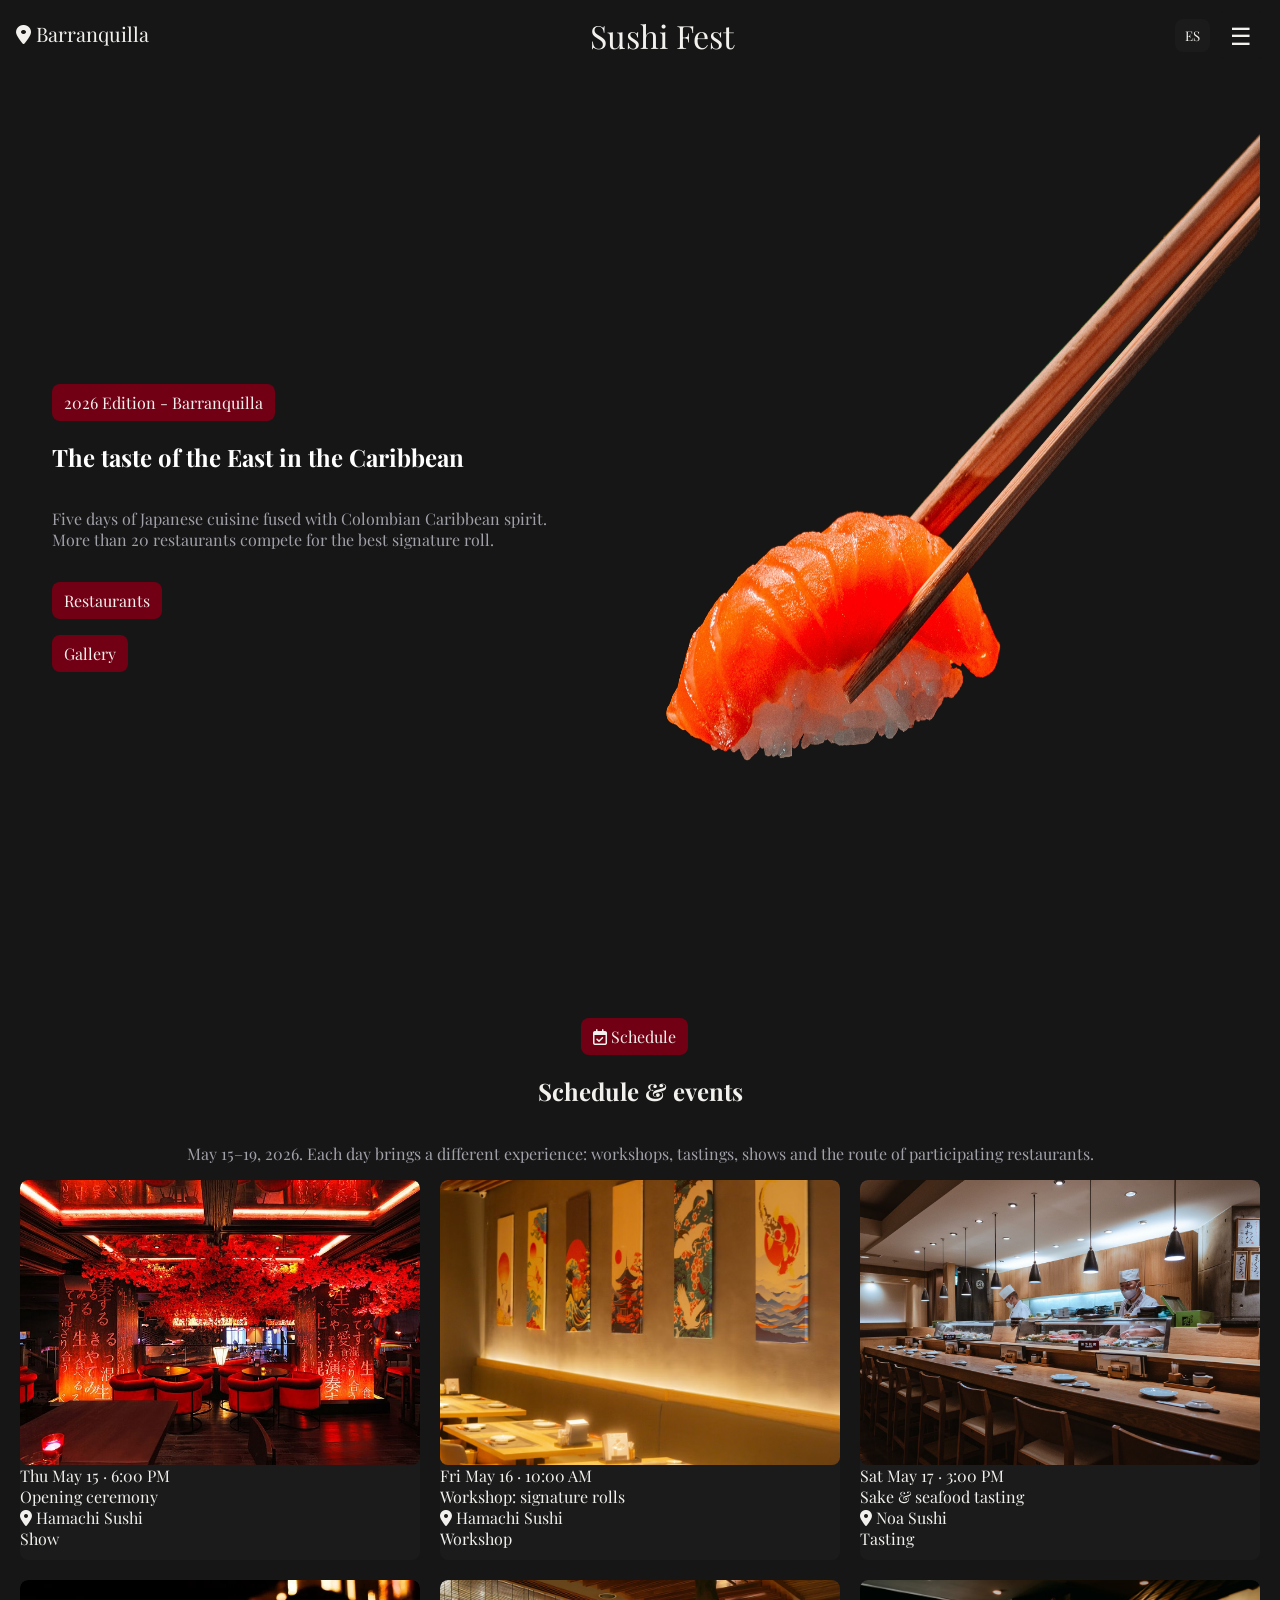
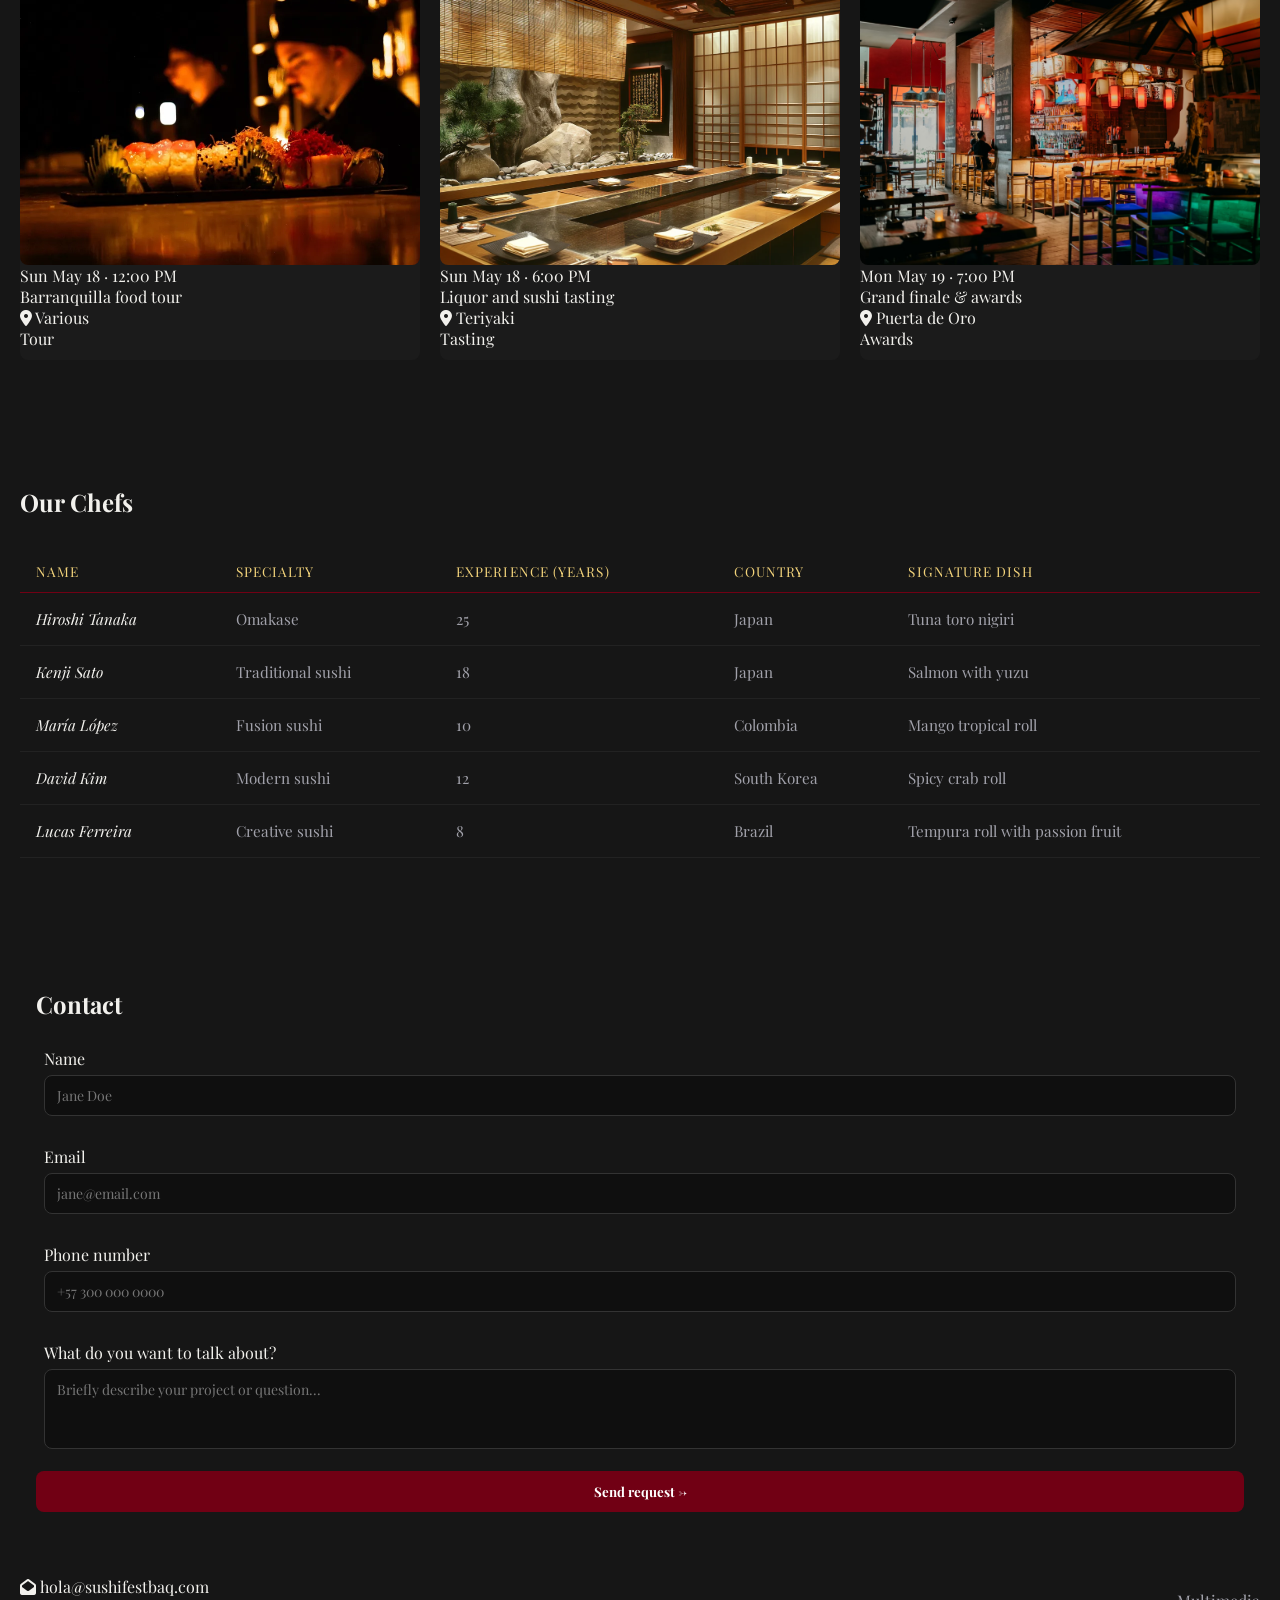
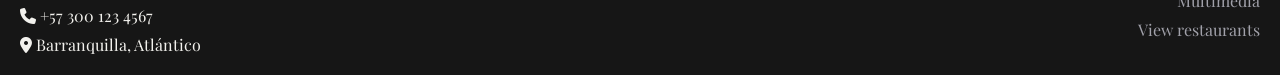
<file: index.html>
<!DOCTYPE html>
<html lang="en">
<head>
    <meta charset="UTF-8">
    <meta name="viewport" content="width=device-width, initial-scale=1.0">
    <title data-i18n="pageTitle">Sushi Fest</title>
    <link rel="stylesheet" href="style.css">
    <link rel="stylesheet" href="https://cdnjs.cloudflare.com/ajax/libs/font-awesome/6.4.0/css/all.min.css">
    <link href="https://fonts.googleapis.com/css2?family=Playfair+Display:ital,wght@0,400;0,600;1,400&family=Cormorant+Garamond:ital,wght@0,300;0,400;1,300;1,400&family=Josefin+Sans:wght@300;400&family=Raleway:wght@300;400;500&family=Montserrat:wght@300;400;500&family=DM+Serif+Display:ital@0;1&family=Crimson+Pro:ital,wght@0,300;0,400;1,300&display=swap" rel="stylesheet">
</head>
<body>

    <header>
        <section class="city">
            <i class="fa-solid fa-location-dot"></i>
            <span>Barranquilla</span>
        </section>
        <a class="festival-name" href="index.html">Sushi Fest</a>
        <div class="header-buttons">
            <button id="langBtn" type="button" onclick="toggleLanguage()">ES</button>
            <button id="togglebtn" onclick="toggleSidebar()">☰</button>
        </div>
    </header>

    <section id="sidebar">
        <a class="sidebarbtn" data-i18n="navHome" href="index.html">Home</a>
        <a class="sidebarbtn" data-i18n="navMultimedia" href="multimedia.html">Multimedia</a>
        <a class="sidebarbtn" data-i18n="navRestaurants" href="restaurantes.html">View restaurants</a>
        <a class="sidebarbtn" data-i18n="navSchedule" href="index.html#schedule">Schedule</a>
        <a class="sidebarbtn" data-i18n="navChefs" href="index.html#chefs">Our Chefs</a>
        <a class="sidebarbtn" data-i18n="navContact" href="index.html#form">Contact</a>
    </section>

    <main>
        <section class="principal">
            <div class="textoprincipal">
                <span class="btn" data-i18n="heroEdition">2026 Edition - Barranquilla</span>
                <h1 class="introtitle" data-i18n="heroTitle">The taste of the East in the Caribbean</h1>
                <p class="description" data-i18n="heroDescription">Five days of Japanese cuisine fused with Colombian Caribbean spirit. More than 20 restaurants compete for the best signature roll.</p>
                <a class="btn" data-i18n="heroRestaurants" href="restaurantes.html">Restaurants</a>
                <a class="btn" data-i18n="heroGallery" href="multimedia.html">Gallery</a>
            </div>
            <img src="assets/sushi.png" class="fotoprincipal" alt="Sushi festival main image">
        </section>

        <section id="schedule" class="schedule">
            <div class="btn">
                <i class="fa-regular fa-calendar-check"></i>
                <span data-i18n="scheduleLabel">Schedule</span>
            </div>
            <h2 class="title" data-i18n="scheduleTitle">Schedule & events</h2>
            <p class="description" data-i18n="scheduleDescription">May 15–19, 2026. Each day brings a different experience: workshops, tastings, shows and the route of participating restaurants.</p>
            <div class="horario-tarjetas">
                <div class="tarjeta">
                    <img src="assets/rest3.jpeg" class="photohorario" alt="Opening ceremony">
                    <span class="fecha" data-i18n="event1Date">Thu May 15 · 6:00 PM</span>
                    <span class="evento" data-i18n="event1Name">Opening ceremony</span>
                    <section class="lugar">
                        <i class="fa-solid fa-location-dot"></i>
                        <span data-i18n="event1Place">Hamachi Sushi</span>
                    </section>
                    <span class="tipoevento" data-i18n="event1Type">Show</span>
                </div>
                <div class="tarjeta">
                    <img src="assets/rest1.jpeg" class="photohorario" alt="Signature roll workshop">
                    <span class="fecha" data-i18n="event2Date">Fri May 16 · 10:00 AM</span>
                    <span class="evento" data-i18n="event2Name">Workshop: signature rolls</span>
                    <section class="lugar">
                        <i class="fa-solid fa-location-dot"></i>
                        <span data-i18n="event2Place">Hamachi Sushi</span>
                    </section>
                    <span class="tipoevento" data-i18n="event2Type">Workshop</span>
                </div>
                <div class="tarjeta">
                    <img src="assets/rest2.jpg" class="photohorario" alt="Sake tasting">
                    <span class="fecha" data-i18n="event3Date">Sat May 17 · 3:00 PM</span>
                    <span class="evento" data-i18n="event3Name">Sake & seafood tasting</span>
                    <section class="lugar">
                        <i class="fa-solid fa-location-dot"></i>
                        <span data-i18n="event3Place">Noa Sushi</span>
                    </section>
                    <span class="tipoevento" data-i18n="event3Type">Tasting</span>
                </div>
                <div class="tarjeta">
                    <img src="assets/rest4.jpg" class="photohorario" alt="Food tour">
                    <span class="texto" data-i18n="event4Date">Sun May 18 · 12:00 PM</span>
                    <span class="texto" data-i18n="event4Name">Barranquilla food tour</span>
                    <section class="texto lugar">
                        <i class="fa-solid fa-location-dot"></i>
                        <span data-i18n="event4Place">Various</span>
                    </section>
                    <span class="texto tipoevento" data-i18n="event4Type">Tour</span>
                </div>
                <div class="tarjeta">
                    <img src="assets/rest5.jpeg" class="photohorario" alt="Sushi and liquor tasting">
                    <span class="fecha" data-i18n="event5Date">Sun May 18 · 6:00 PM</span>
                    <span class="evento" data-i18n="event5Name">Liquor and sushi tasting</span>
                    <section class="lugar">
                        <i class="fa-solid fa-location-dot"></i>
                        <span data-i18n="event5Place">Teriyaki</span>
                    </section>
                    <span class="tipoevento" data-i18n="event5Type">Tasting</span>
                </div>
                <div class="tarjeta">
                    <img src="assets/rest6.jpeg" class="photohorario" alt="Awards ceremony">
                    <span class="fecha" data-i18n="event6Date">Mon May 19 · 7:00 PM</span>
                    <span class="evento" data-i18n="event6Name">Grand finale & awards</span>
                    <section class="lugar">
                        <i class="fa-solid fa-location-dot"></i>
                        <span data-i18n="event6Place">Puerta de Oro</span>
                    </section>
                    <span class="tipoevento" data-i18n="event6Type">Awards</span>
                </div>
            </div>
        </section>

        <section id="chefs" class="chefs">
            <h2 class="title" data-i18n="chefsTitle">Our Chefs</h2>
            <table>
                <thead>
                    <tr>
                    <th data-i18n="tableName">Name</th>
                    <th data-i18n="tableSpecialty">Specialty</th>
                    <th data-i18n="tableExperience">Experience (years)</th>
                    <th data-i18n="tableCountry">Country</th>
                    <th data-i18n="tableSignature">Signature dish</th>
                    </tr>
                </thead>
                <tbody>
                    <tr>
                    <td>Hiroshi Tanaka</td>
                    <td>Omakase</td>
                    <td>25</td>
                    <td>Japan</td>
                    <td>Tuna toro nigiri</td>
                    </tr>
                    <tr>
                    <td>Kenji Sato</td>
                    <td>Traditional sushi</td>
                    <td>18</td>
                    <td>Japan</td>
                    <td>Salmon with yuzu</td>
                    </tr>
                    <tr>
                    <td>María López</td>
                    <td>Fusion sushi</td>
                    <td>10</td>
                    <td>Colombia</td>
                    <td>Mango tropical roll</td>
                    </tr>
                    <tr>
                    <td>David Kim</td>
                    <td>Modern sushi</td>
                    <td>12</td>
                    <td>South Korea</td>
                    <td>Spicy crab roll</td>
                    </tr>
                    <tr>
                    <td>Lucas Ferreira</td>
                    <td>Creative sushi</td>
                    <td>8</td>
                    <td>Brazil</td>
                    <td>Tempura roll with passion fruit</td>
                    </tr>
                </tbody>
            </table>
        </section>

         <section id="form">
            <h1 class="title" data-i18n="contactTitle">Contact</h1>
            <form class="contact-form" id="contactForm" novalidate>
                <div class="field">
                    <label class="textarea" for="name" data-i18n="formName">Name <span class="req">*</span></label>
                    <input type="text" name="name" data-i18n-placeholder="formNamePlaceholder" placeholder="Jane Doe" required>
                </div>
                <div class="field">
                        <label class="textarea" for="email" data-i18n="formEmail">Email <span class="req">*</span></label>
                        <input type="email" name="email" data-i18n-placeholder="formEmailPlaceholder" placeholder="jane@email.com" required>
                </div>
                <div class="field">
                    <label class="textarea" for="phone" data-i18n="formPhone">Phone number</label>
                    <input type="tel" name="phone" data-i18n-placeholder="formPhonePlaceholder" placeholder="+57 300 000 0000">
                </div>
                <div class="field">
                    <label class="textarea" for="message" data-i18n="formMessage">What do you want to talk about?</label>
                    <textarea name="message" data-i18n-placeholder="formMessagePlaceholder" placeholder="Briefly describe your project or question..."></textarea>
                </div>
                <div class="submit-row">
                    <button class="submitbtn" type="submit" data-i18n="formSubmit">Send request →</button>
                </div>
            </form>
        </section>

    </main> 

    <footer>
        <article class="contact">
            <section class="email">
                <i class="fa-solid fa-envelope-open"></i>
                <span>
                    hola@sushifestbaq.com
                </span>
            </section>
            <section class="numero">
                <i class="fa-solid fa-phone"></i>
                <span>
                    +57 300 123 4567
                </span>
            </section>
            <section class="lugar">
                <i class="fa-solid fa-location-dot"></i>
                <span>
                    Barranquilla, Atlántico
                </span>
            </section>
         </article>

        <article class="links">
            <a class="link" data-i18n="footerMultimedia" href="multimedia.html">Multimedia</a>
            <a class="link" data-i18n="footerRestaurants" href="restaurantes.html">View restaurants</a>
        </article>

    </footer>
<script src="script.js"></script>
</body>
</html>
</file>
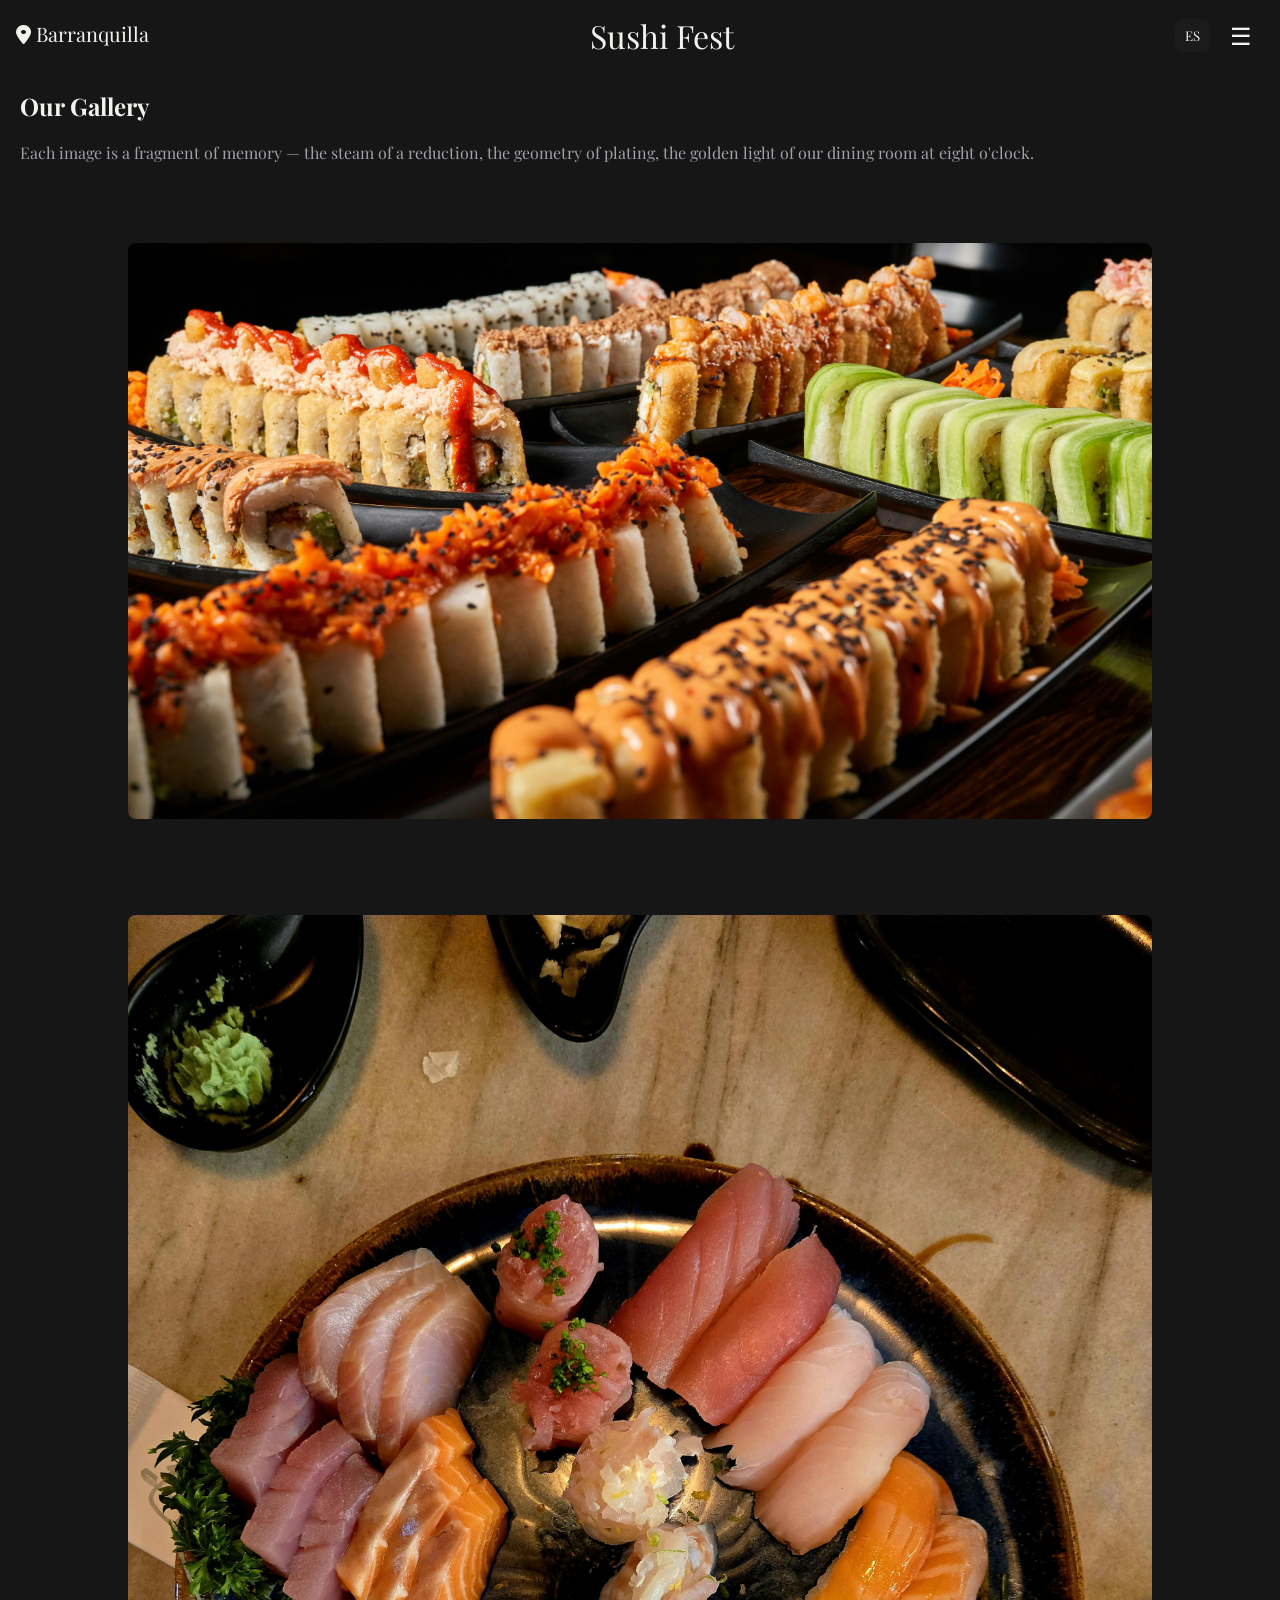
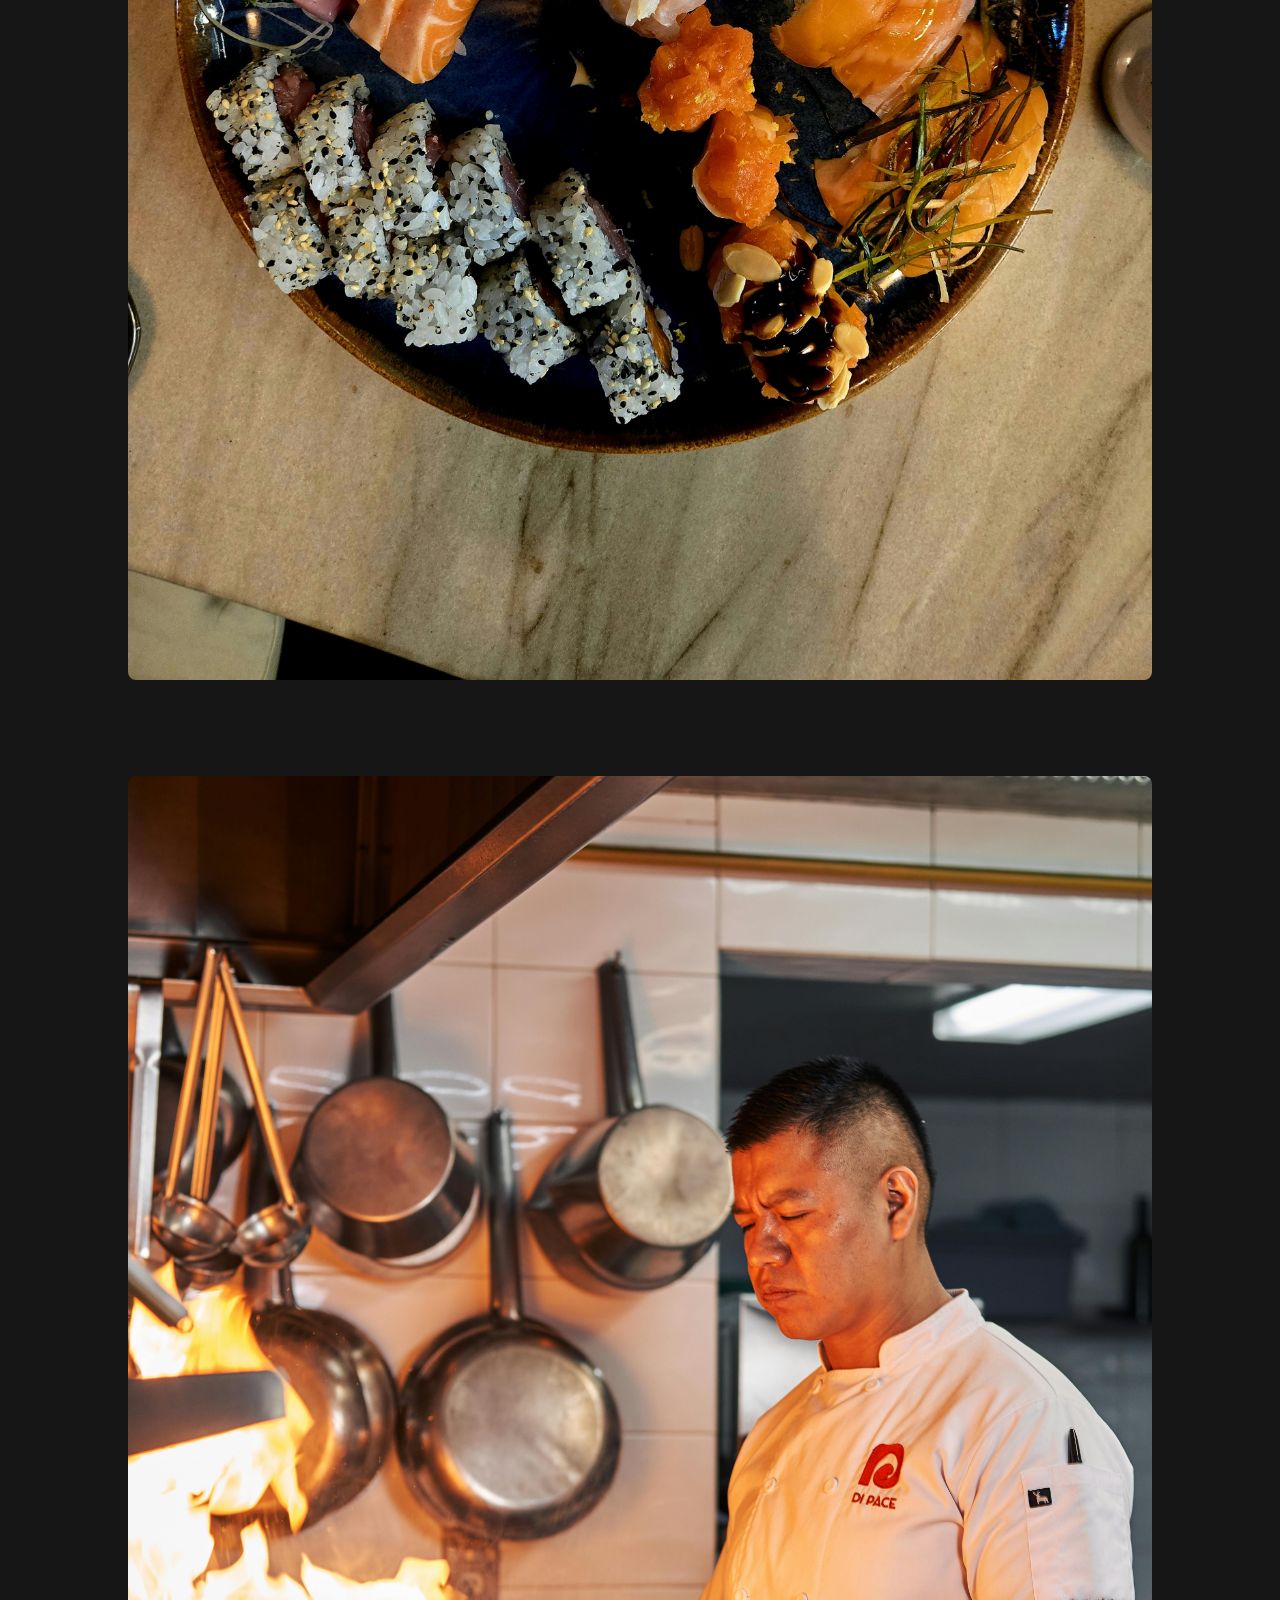
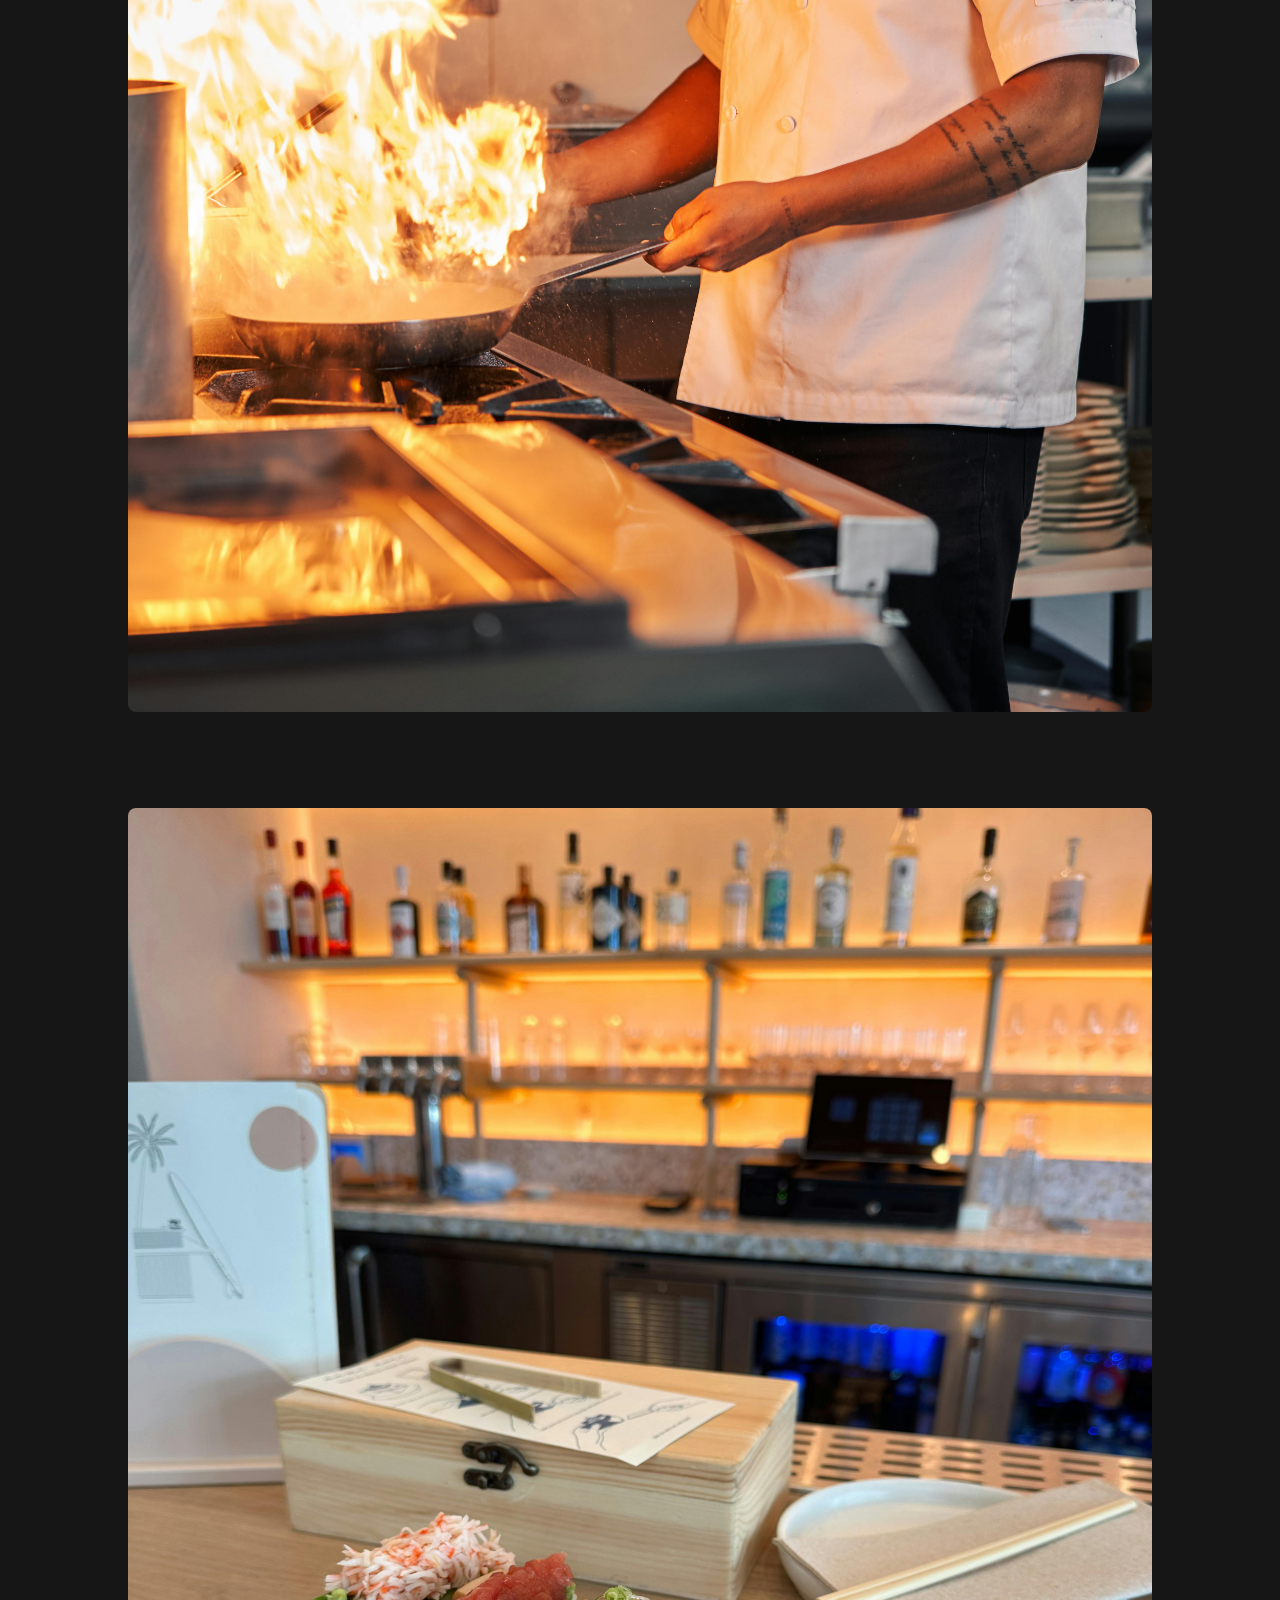
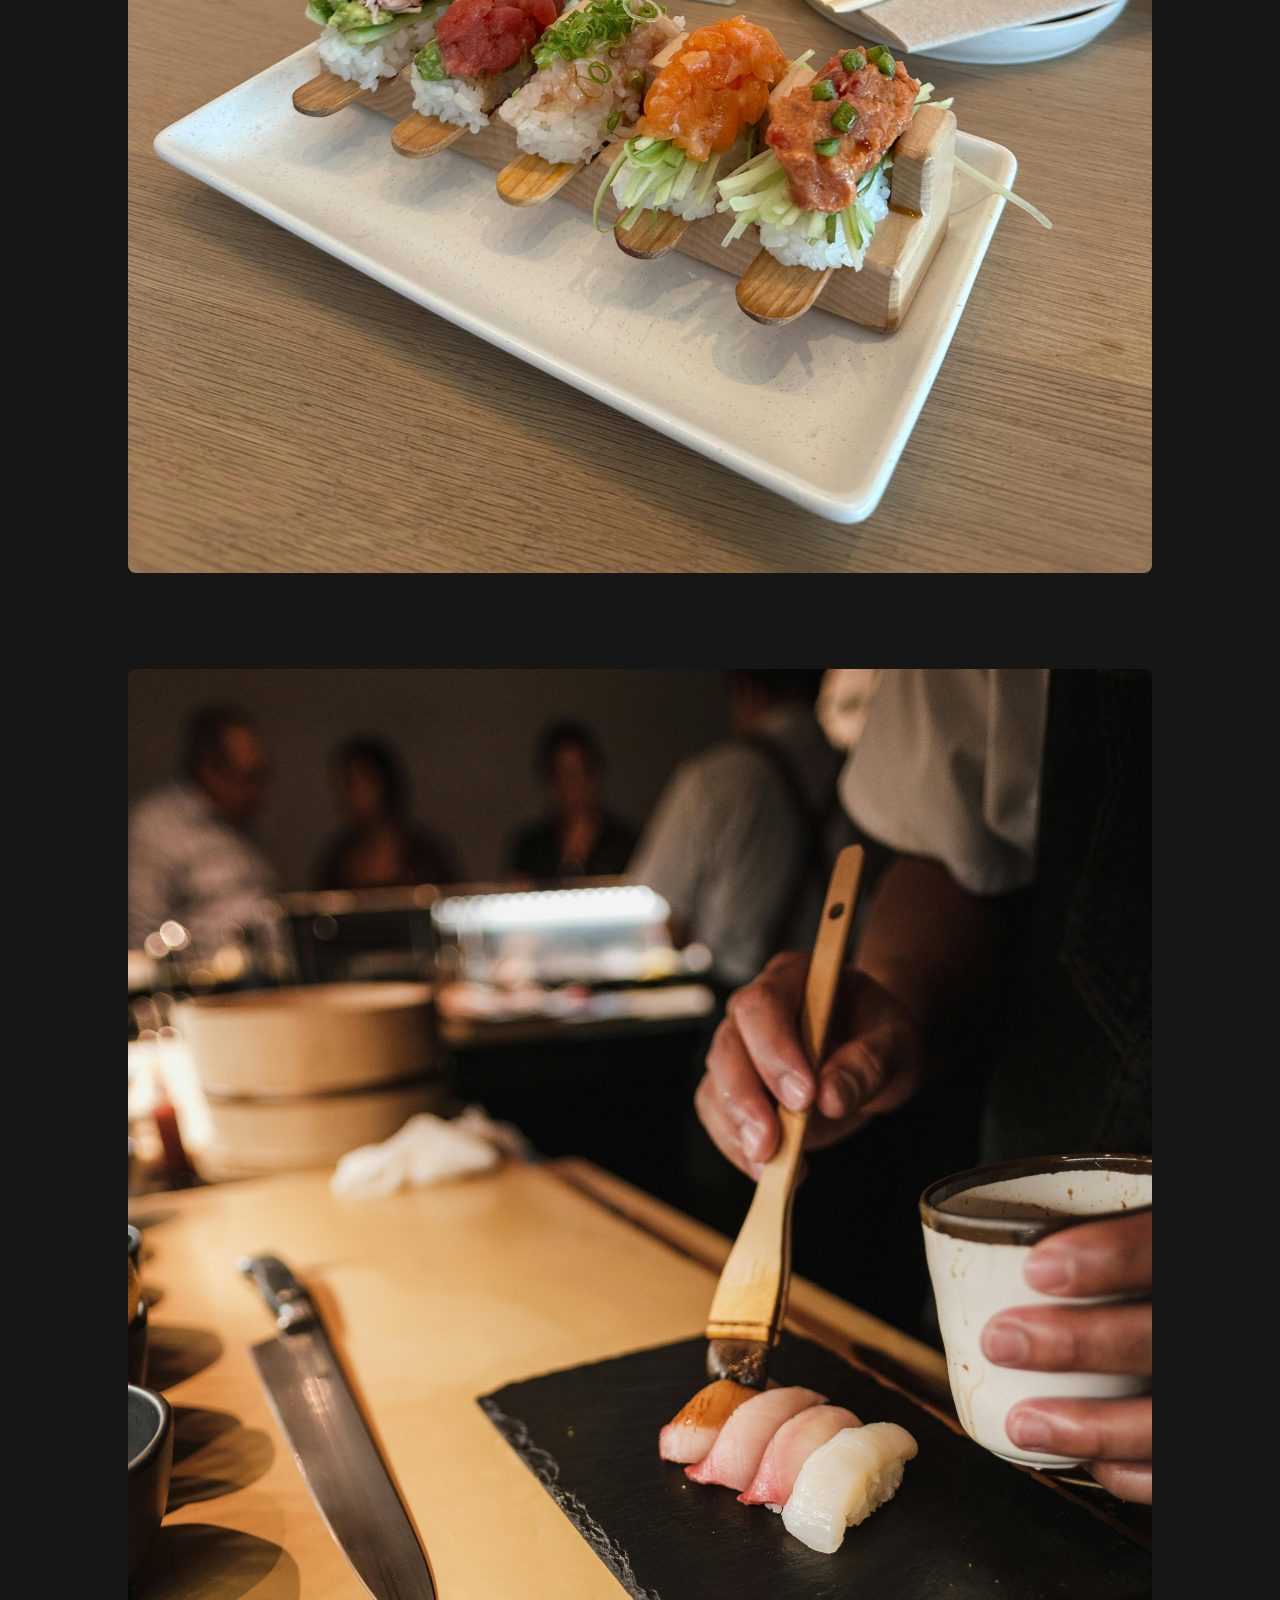
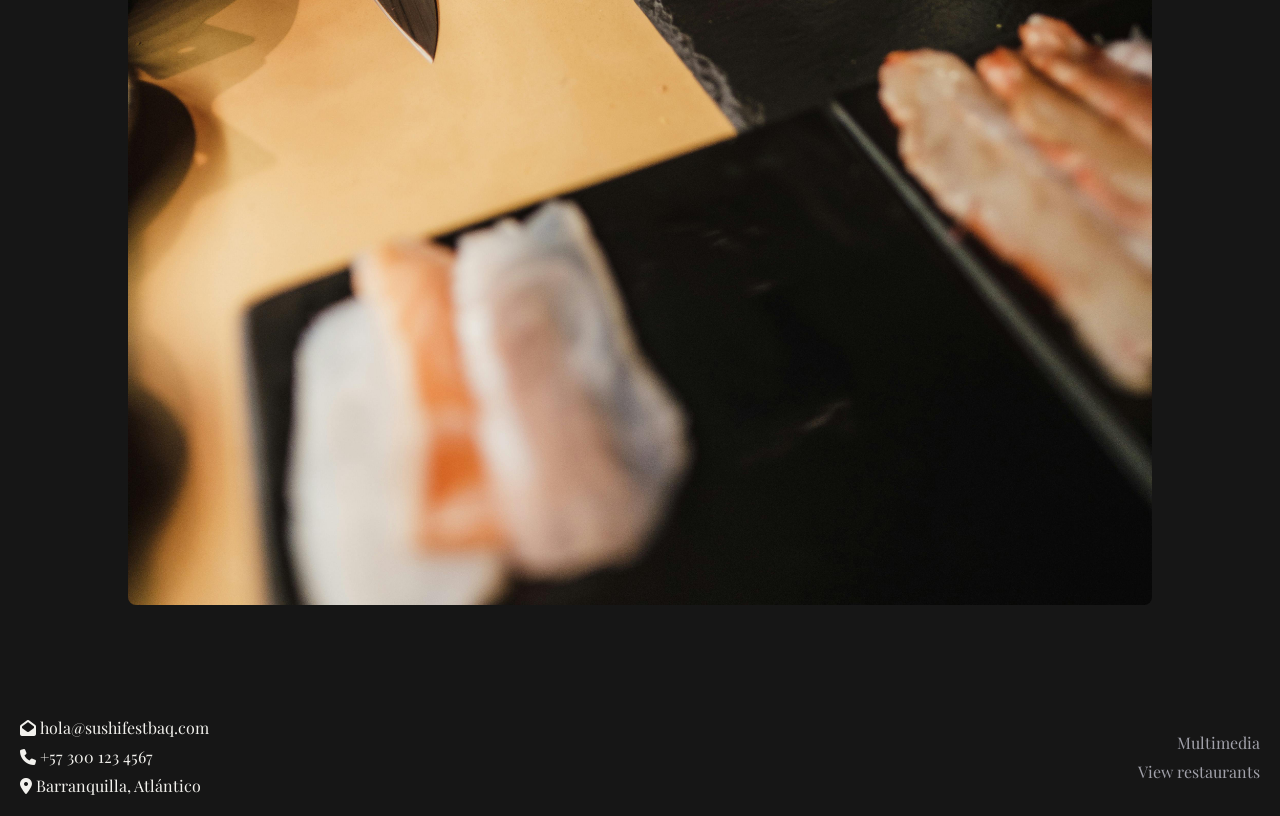
<file: multimedia.html>
<!DOCTYPE html>
<html lang="en">
<head>
    <meta charset="UTF-8">
    <meta name="viewport" content="width=device-width, initial-scale=1.0">
    <title data-i18n="pageTitle">Gallery</title>
    <link rel="stylesheet" href="style.css">
    <link rel="stylesheet" href="https://cdnjs.cloudflare.com/ajax/libs/font-awesome/6.4.0/css/all.min.css">
    <link href="https://fonts.googleapis.com/css2?family=Playfair+Display:ital,wght@0,400;0,600;1,400&family=Cormorant+Garamond:ital,wght@0,300;0,400;1,300;1,400&family=Josefin+Sans:wght@300;400&family=Raleway:wght@300;400;500&family=Montserrat:wght@300;400;500&family=DM+Serif+Display:ital@0;1&family=Crimson+Pro:ital,wght@0,300;0,400;1,300&display=swap" rel="stylesheet">
</head>
<body>

    <header>
        <section class="city">
            <i class="fa-solid fa-location-dot"></i>
            <span>Barranquilla</span>
        </section>
        <a class="festival-name" href="index.html">Sushi Fest</a>
        <div class="header-buttons">
            <button id="langBtn" type="button" onclick="toggleLanguage()">ES</button>
            <button id="togglebtn" onclick="toggleSidebar()">☰</button>
        </div>
    </header>

    <section id="sidebar">
        <a class="sidebarbtn" data-i18n="navHome" href="index.html">Home</a>
        <a class="sidebarbtn" data-i18n="navMultimedia" href="multimedia.html">Multimedia</a>
        <a class="sidebarbtn" data-i18n="navRestaurants" href="restaurantes.html">View restaurants</a>
        <a class="sidebarbtn" data-i18n="navSchedule" href="index.html#schedule">Schedule</a>
        <a class="sidebarbtn" data-i18n="navChefs" href="index.html#chefs">Our Chefs</a>
        <a class="sidebarbtn" data-i18n="navContact" href="index.html#form">Contact</a>
    </section>

    <section class="multimedia">
        <h1 class="title" data-i18n="galleryTitle">Our Gallery</h1>
        <span class="description" data-i18n="galleryDescription">Each image is a fragment of memory — the steam of a reduction, the geometry of plating, the golden light of our dining room at eight o'clock.</span>
        <div class="contenedor-multimedia">
            <div class="tarjetamtd">
                <img class="photo" src="assets/sushi1.jpg" alt="Sushi gallery photo">
                <div class="photo-overlay">
                    <div class="item-title">Decantation</div>
                    <div class="item-meta">Ritual · service</div>
                </div>
            </div>
            <div class="tarjetamtd">
                <img class="photo" src="assets/sushi2.jpg" alt="Sushi gallery photo">
                <div class="photo-overlay">
                    <div class="item-title">Decantation</div>
                    <div class="item-meta">Ritual · service</div>
                </div>
            </div>
            <div  class="tarjetamtd">
                <img class="photo" src="assets/sushi3.jpg" alt="Sushi gallery photo">
                <div class="photo-overlay">
                    <div class="item-title">Decantation</div>
                    <div class="item-meta">Ritual · service</div>
                </div>
            </div>
            <div class="tarjetamtd">
                <img class="photo" src="assets/sushi4.jpg" alt="Sushi gallery photo">
                <div class="photo-overlay">
                    <div class="item-title">Decantation</div>
                    <div class="item-meta">Ritual · service</div>
                </div>
            </div>
            <div class="tarjetamtd">
                <img class="photo" src="assets/sushi5.jpg" alt="Sushi gallery photo">
                <div class="photo-overlay">
                    <div class="item-title">Decantation</div>
                    <div class="item-meta">Ritual · service</div>
                </div>
            </div>
        </div>
    </section>

    <footer>

        <article class="contact">
            <section class="email">
                <i class="fa-solid fa-envelope-open"></i>
                <span>
                    hola@sushifestbaq.com
                </span>
            </section>
            <section class="numero">
                <i class="fa-solid fa-phone"></i>
                <span>
                    +57 300 123 4567
                </span>
            </section>
            <section class="lugar">
                <i class="fa-solid fa-location-dot"></i>
                <span>
                    Barranquilla, Atlántico
                </span>
            </section>
         </article>

        <article class="links">
            <a class="link" data-i18n="footerMultimedia" href="multimedia.html">Multimedia</a>
            <a class="link" data-i18n="footerRestaurants" href="restaurantes.html">View restaurants</a>
        </article>

    </footer>
<script src="script.js"></script>
</body>
</html>
</file>
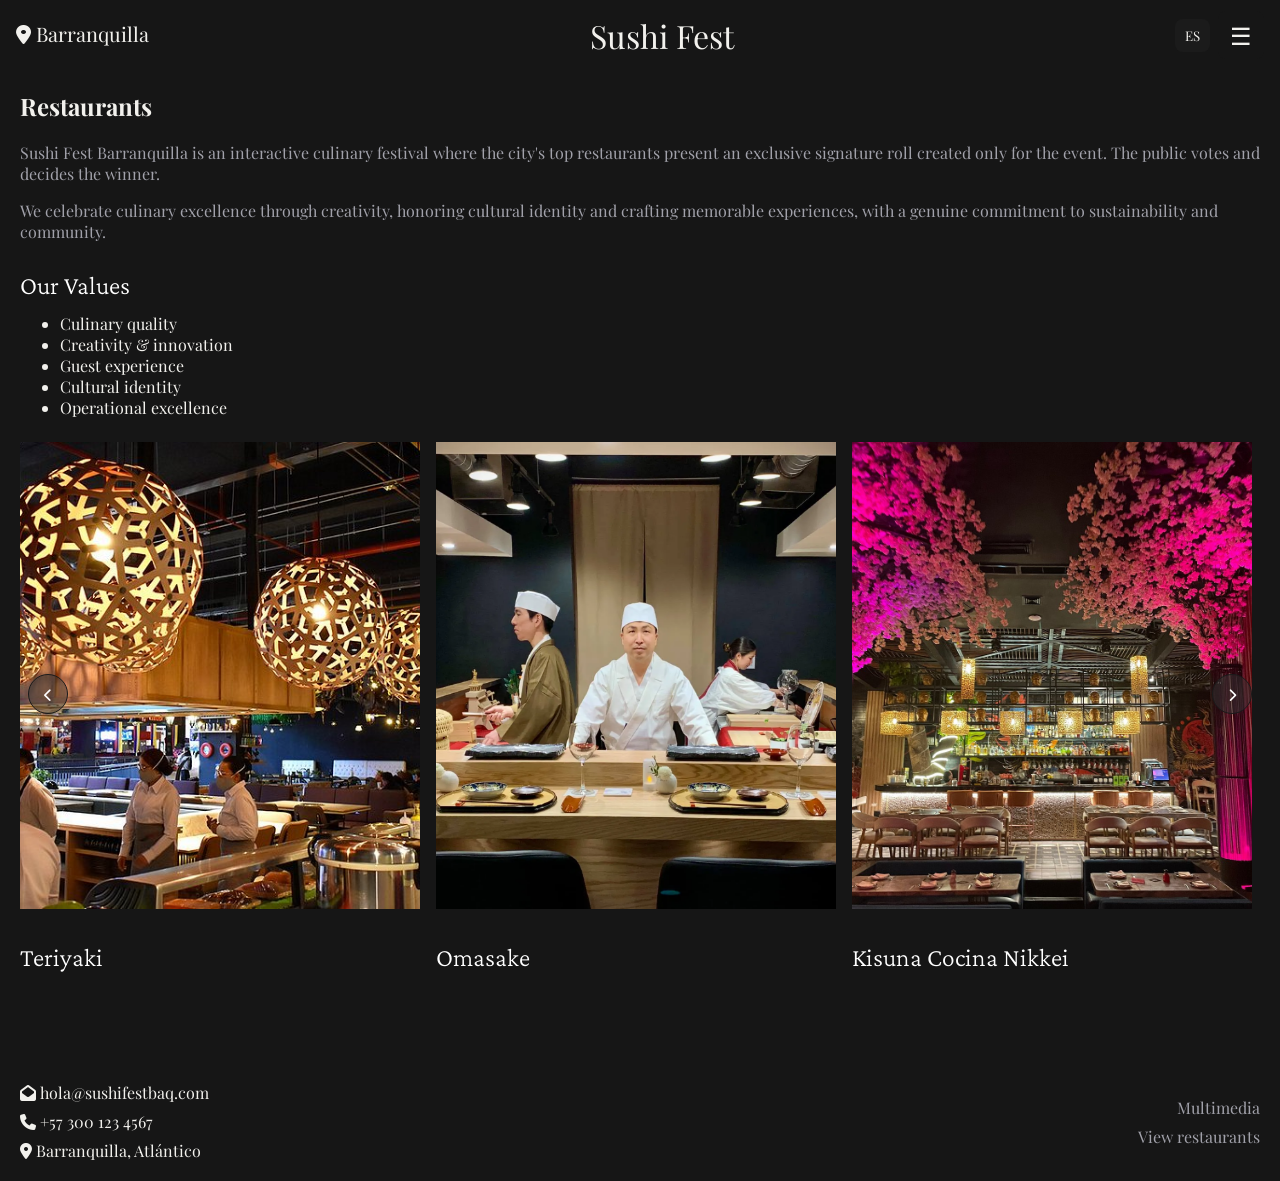
<file: restaurantes.html>
<!DOCTYPE html>
<html lang="en">
<head>
    <meta charset="UTF-8">
    <meta name="viewport" content="width=device-width, initial-scale=1.0">
    <title data-i18n="pageTitle">Restaurants</title>
    <link rel="stylesheet" href="style.css">
    <link rel="stylesheet" href="https://cdnjs.cloudflare.com/ajax/libs/font-awesome/6.4.0/css/all.min.css">
    <link
        href="https://fonts.googleapis.com/css2?family=Playfair+Display:ital,wght@0,400;0,600;1,400&family=Cormorant+Garamond:ital,wght@0,300;0,400;1,300;1,400&family=Josefin+Sans:wght@300;400&family=Raleway:wght@300;400;500&family=Montserrat:wght@300;400;500&family=DM+Serif+Display:ital@0;1&family=Crimson+Pro:ital,wght@0,300;0,400;1,300&display=swap"
        rel="stylesheet">
</head>
<body>

    <header>
        <section class="city">
            <i class="fa-solid fa-location-dot"></i>
            <span>Barranquilla</span>
        </section>
        <a class="festival-name" href="index.html">Sushi Fest</a>
        <div class="header-buttons">
            <button id="langBtn" type="button" onclick="toggleLanguage()">ES</button>
            <button id="togglebtn" onclick="toggleSidebar()">☰</button>
        </div>
    </header>

    <section id="sidebar">
        <a class="sidebarbtn" data-i18n="navHome" href="index.html">Home</a>
        <a class="sidebarbtn" data-i18n="navMultimedia" href="multimedia.html">Multimedia</a>
        <a class="sidebarbtn" data-i18n="navRestaurants" href="restaurantes.html">View restaurants</a>
        <a class="sidebarbtn" data-i18n="navSchedule" href="index.html#schedule">Schedule</a>
        <a class="sidebarbtn" data-i18n="navChefs" href="index.html#chefs">Our Chefs</a>
        <a class="sidebarbtn" data-i18n="navContact" href="index.html#form">Contact</a>
    </section>

    <section class="concept">
        <h1 class="title" data-i18n="restaurantsTitle">Restaurants</h1>
        <p class="description" data-i18n="restaurantsIntro1">Sushi Fest Barranquilla is an interactive culinary festival where the city's top restaurants present an exclusive signature roll created only for the event. The public votes and decides the winner.</p>
        <p class="description" data-i18n="restaurantsIntro2">We celebrate culinary excellence through creativity, honoring cultural identity and crafting memorable experiences, with a genuine commitment to sustainability and community.</p>
        <h2 class="item-title" data-i18n="restaurantsValues">Our Values</h2>
        <ul class="lista">
            <li data-i18n="valueQuality">Culinary quality</li>
            <li data-i18n="valueCreativity">Creativity & innovation</li>
            <li data-i18n="valueExperience">Guest experience</li>
            <li data-i18n="valueIdentity">Cultural identity</li>
            <li data-i18n="valueExcellence">Operational excellence</li>
        </ul>
 
        <div style="position: relative;">
            <button type="button" onclick="scrollCarrusel('left')" class="carrusel-arrow carrusel-arrow-left">
                <i class="fa-solid fa-chevron-left"></i>
            </button>
            <button type="button" onclick="scrollCarrusel('right')" class="carrusel-arrow carrusel-arrow-right"><i
                    class="fa-solid fa-chevron-right"></i></button>
            <div class="carrusel" id="carrusel">
                <div class="cardcarrusel">
                    <img src="assets/teriyaki.jpg" class="foto-carrusel" alt="Teriyaki restaurant">
                    <div class="overlay">
                        <h3 class="item-title">Teriyaki</h3>
                    </div>
                </div>
                <div class="cardcarrusel">
                    <img src="assets/omasake.jpg" class="foto-carrusel" alt="Omasake restaurant">
                    <div class="overlay">
                        <h3 class="item-title">Omasake</h3>
                    </div>
                </div>
                <div class="cardcarrusel">
                    <img src="assets/kizuna.jpg" class="foto-carrusel" alt="Kisuna Cocina Nikkei restaurant">
                    <div class="overlay">
                        <h3 class="item-title">Kisuna Cocina Nikkei</h3>
                    </div>
                </div>
                <div class="cardcarrusel">
                    <img src="assets/umi.jpg" class="foto-carrusel" alt="Umi Sushi restaurant">
                    <div class="overlay">
                        <h3 class="item-title">Umi Sushi</h3>
                    </div>
                </div>
                <div class="cardcarrusel">
                    <img src="assets/hamachi.jpg" class="foto-carrusel" alt="Hamachi Cocina Nikkei restaurant">
                    <div class="overlay">
                        <h3 class="item-title">Hamachi Cocina Nikkei</h3>
                    </div>
                </div>
                <div class="cardcarrusel">
                    <img src="assets/noa.jpg" class="foto-carrusel" alt="Noa Sushi restaurant">
                    <div class="overlay">
                        <h3 class="item-title">Noa Sushi</h3>
                    </div>
                </div>
            </div>
        </div>
    </section>

    <footer>
        <article class="contact">
            <section class="email">
                <i class="fa-solid fa-envelope-open"></i>
                <span>
                    hola@sushifestbaq.com
                </span>
            </section>
            <section class="numero">
                <i class="fa-solid fa-phone"></i>
                <span>
                    +57 300 123 4567
                </span>
            </section>
            <section class="lugar">
                <i class="fa-solid fa-location-dot"></i>
                <span>
                    Barranquilla, Atlántico
                </span>
            </section>
        </article>

        <article class="links">
            <a class="link" data-i18n="footerMultimedia" href="multimedia.html">Multimedia</a>
            <a class="link" data-i18n="footerRestaurants" href="restaurantes.html">View restaurants</a>
        </article>
    </footer>
    <script src="script.js"></script>
</body>
</html>
</file>
<file: style.css>
/* ════════════════════════════════════════════════════════
   VARIABLES GLOBALES
   ════════════════════════════════════════════════════════ */
:root {
  --primary: #710014;
  --primary-light: #F1D27A;
  --text: #f2f1ed;
  --secondarytext: #A1A1AA;
  --border: #161616;
  --bg: #161616;
  --bglight: #1e1e1e;
  --accent: #e7c159;
  --radius: 8px;
  --shadow: 0 8px 20px rgba(181, 127, 228, 0.15);
  --text-shadow: 2px 2px 4px rgba(0, 0, 0, 0.3);
  --hovershadow: 20px 50px 50px rgba(181, 127, 228, 0.15);
}

/* ════════════════════════════════════════════════════════
   RESET Y BASE
   ════════════════════════════════════════════════════════ */

* {
  box-sizing: border-box;
  font-family: 'Playfair Display', serif;
}

body {
  margin: 0;
  padding: 20px;
  padding-top: 70px;
  color: var(--text);
  background: var(--bg);
  width: 100%;
}

/* ════════════════════════════════════════════════════════
   HEADER
   ════════════════════════════════════════════════════════ */
header {
  position: fixed;
  top: 0;
  left: 0;
  width: 100%;
  height: 70px;
  display: flex;
  align-items: center;
  justify-content: space-between;
  padding: 0.5rem 1rem;
  background: var(--bg);
}

.festival-name {
  text-decoration: none;
  color: var(--text);
  font-size: clamp(16px,2rem,40px);
}

.header-buttons {
  display: flex;
  align-items: center;
  gap: 0.5rem;
}

.header-buttons button {
  border: none;
  background: #1b1b1b;
  color: var(--text);
  padding: 8px 10px;
  border-radius: var(--radius);
  cursor: pointer;
  transition: all 0.2s ease;
}

.header-buttons button:hover {
  color: var(--primary-light);
  background: #2a2a2a;
}

.festival-name:hover {
  color: var(--primary-light);
}

.city {
  color: var(--text);
  text-decoration: none;
  font-size: clamp(14px, 2.5vw, 20px);
  padding-bottom: 4px;
}

.city:hover {
  color: var(--primary-light);
}

#togglebtn {
  border: none;
  font-size: 1.5rem;
  background-color: var(--bg);
  color: var(--text);
  cursor: pointer;
  padding: 8px 12px;
  border-radius: var(--radius);
  transition: all 0.2s ease;
}

#togglebtn:hover {
  color: var(--primary-light);
}

/* ════════════════════════════════════════════════════════
   SECCIÓN PRINCIPAL (HERO)
   ════════════════════════════════════════════════════════ */
.principal {
  display: flex;
  align-items: center;
  justify-content: center;
  flex-direction: row;
  min-height: 100vh;
}

.fotoprincipal {
  width: 50vw;
  min-height: 100vh;
  flex-shrink: 0;
}

.textoprincipal {
  display: flex;
  flex-direction: column;
  align-items: flex-start;
  flex: 1;
  max-width: 600px;
  color: white;
  padding: 2rem;
}

.title:hover {
  color: var(--accent);
  transform: translateY(-5px);
}

.description {
  color: var(--secondarytext);
}

.btn {
  display: inline-block;
  margin-top: 1rem;
  margin-right: 12px;
  background-color: var(--primary);
  text-decoration: none;
  border: none;
  font-size: 1rem;
  color: var(--text);
  cursor: pointer;
  padding: 8px 12px;
  border-radius: var(--radius);
  transition: all 0.2s ease;
}

.btn:hover {
  background-color: var(--primary-light);
}

/* ════════════════════════════════════════════════════════
   SCHEDULE (HORARIOS)
   ════════════════════════════════════════════════════════ */
.schedule {
  display: flex;
  align-items: center;
  flex-direction: column;
  padding: 2rem 0;
}

.horario-tarjetas {
  display: grid;
  grid-template-columns: repeat(3, 1fr);
  gap: 20px;
  padding-bottom: 10px;
  width: 100%;
}

.tarjeta {
  width: 100%;
  height: 380px;
  display: flex;
  flex-direction: column;
  background-color: #1b1b1b;
  border-radius: var(--radius);
  overflow: hidden;
}

.photohorario {
  width: 100%;
  height: 75%;
  object-fit: cover;
  border-radius: var(--radius);
  transition: transform 0.4s ease, filter 0.4s ease;
}

.tarjeta:hover .photohorario {
  transform: scale(1.05);
  filter: brightness(0.9);
}

/* ════════════════════════════════════════════════════════
   TABLA DE CHEFS
   ════════════════════════════════════════════════════════ */
.chefs {
  padding: 4rem 0;
}

table {
  width: 100%;
  border-collapse: collapse;
  margin-top: 2rem;
}

thead tr {
  border-bottom: 1px solid var(--primary);
}

th {
  text-align: left;
  padding: 12px 16px;
  color: var(--primary-light);
  font-size: 0.85rem;
  letter-spacing: 0.08em;
  text-transform: uppercase;
  font-weight: 400;
}

td {
  padding: 16px;
  color: var(--secondarytext);
  border-bottom: 1px solid #222;
  font-size: 0.95rem;
}

td:first-child {
  color: var(--text);
  font-style: italic;
}

tbody tr {
  transition: background 0.2s ease;
}

tbody tr:hover {
  background-color: var(--bglight);
}

tbody tr:hover td {
  color: var(--text);
}

/* ════════════════════════════════════════════════════════
   FOOTER
   ════════════════════════════════════════════════════════ */
footer {
  display: grid;
  grid-template-columns: auto auto;
  grid-template-areas: "contact links";
  align-items: center;
  padding-top: 3rem;
}

.contact {
  display: flex;
  flex-direction: column;
  justify-content: center;
  gap: 0.5rem;
}

.email:hover,
.numero:hover,
.lugar:hover {
  color: var(--primary-light);
}

.links {
  display: flex;
  flex-direction: column;
  align-items: flex-end;
  justify-content: center;
  gap: 0.5rem;
}

.link:link,
.link:visited {
  color: var(--secondarytext);
  text-decoration: none;
}

.link:hover,
.link:active {
  color: var(--primary-light);
  text-decoration: none;
}

/* ════════════════════════════════════════════════════════
   SIDEBAR
   ════════════════════════════════════════════════════════ */
#sidebar {
  position: fixed;
  top: 0;
  left: 0;
  width: 250px;
  height: 100vh;
  background: black;
  padding: 20px;
  display: flex;
  align-items: flex-start;
  flex-direction: column;
  z-index: 999;
  transform: translateX(-100%);
  transition: transform 0.3s ease;
  overflow-y: auto;
}

#sidebar.active {
  transform: translateX(0);
}

.sidebarbtn {
  display: inline-block;
  margin-top: 1rem;
  text-decoration: none;
  border: none;
  font-size: 0.9rem;
  color: var(--text);
  cursor: pointer;
  padding: 8px 8px;
  border-radius: var(--radius);
  transition: all 0.2s ease;
  width: 100%;

}

.sidebarbtn:hover {
  color: var(--primary-light);
  background-color: var(--bglight);
  
}

/* ════════════════════════════════════════════════════════
   FORMULARIO
   ════════════════════════════════════════════════════════ */
#form {
  padding: 16px;
  border-radius: var(--radius);
  margin-top: 30px;
  width: 100%;
}

.contact-form {
  display: flex;
  flex-direction: column;
  gap: 14px;
}

.field {
  display: flex;
  flex-direction: column;
  border-radius: var(--radius);
  padding: 8px;
  gap: 6px;
}

.field:hover {
  background-color: var(--bglight);
  color: var(--accent);
}

input,
textarea {
  width: 100%;
  padding: 10px 12px;
  border-radius: var(--radius);
  border: 1px solid #333;
  background: #0f0f0f;
  color: var(--text);
  font-size: 14px;
  outline: none;
  transition: border 0.2s ease;
}

input:focus,
textarea:focus {
  border-color: var(--primary);
}

textarea {
  resize: none;
  min-height: 80px;
}

.submitbtn {
  width: 100%;
  padding: 12px;
  background: var(--primary);
  border: none;
  border-radius: var(--radius);
  color: white;
  font-weight: bold;
  cursor: pointer;
  transition: all 0.2s ease;
}

.submitbtn:hover {
  background: var(--primary-light);
  transform: translateY(-1px);
}

/* ════════════════════════════════════════════════════════
   MULTIMEDIA
   ════════════════════════════════════════════════════════ */
.multimedia {
  padding-bottom: 4rem;
}

.contenedor-multimedia {
  display: flex;
  flex-direction: column;
  align-items: center;
  justify-content: center;
  gap: 1rem;
  width: 100%;
}

.tarjetamtd {
  position: relative;
  overflow: hidden;
  width: 80vw;
  margin-top: 5rem;
  border-radius: var(--radius);
}

.photo {
  width: 100%;
  height: auto;
  display: block;
  transition: transform .55s cubic-bezier(.25, .46, .45, .94);
}

.tarjetamtd:hover .photo {
  transform: scale(1.04);
}

.photo-overlay {
  position: absolute;
  inset: 0;
  background: linear-gradient(to top, rgba(24, 20, 14, .75) 0%, transparent 55%);
  opacity: 0;
  transition: opacity .3s ease;
  display: flex;
  flex-direction: column;
  justify-content: flex-end;
  padding: 1.25rem;
}

.tarjetamtd:hover .photo-overlay {
  opacity: 1;
}

.item-title {
  font-family: 'Crimson Pro', serif;
  font-size: clamp(1rem, 2vw, 2rem);
  font-weight: 300;
  color: white;
  transform: translateY(8px);
  transition: transform .3s ease;
}

.tarjetamtd:hover .item-title,
.tarjetamtd:hover .item-meta {
  transform: translateY(0);
}

.item-title:hover {
  color: var(--accent);
}

/* ════════════════════════════════════════════════════════
   CARRUSEL
   ════════════════════════════════════════════════════════ */
.carrusel {
  width: 100%;
  display: flex;
  flex-direction: row;
  gap: 1rem;
  height: 600px;
  overflow-y: hidden;
  overflow-x: auto;
  scroll-behavior: smooth;
  padding-block: 8px;
}

.carrusel::-webkit-scrollbar {
  height: 8px;
}

.carrusel::-webkit-scrollbar-track {
  background: transparent;
}

.carrusel::-webkit-scrollbar-thumb {
  background: #888;
  border-radius: var(--radius);
  border: 2px solid transparent;
  background-clip: content-box;
}

.carrusel::-webkit-scrollbar-thumb:hover {
  background: #333;
}

.carrusel-arrow {
  position: absolute;
  z-index: 2;
  border-radius: 100%;
  border: 1px solid #1b1b1b;
  padding: 8px;
  width: 40px;
  height: 40px;
  background-color: #3333337d;
  color: white;
  top: 40%;
}

.carrusel-arrow:hover {
  background-color: #333;
  cursor: pointer;
  transition: all 0.2s;
}

.carrusel-arrow-left {
  margin-left: 8px;
}

.carrusel-arrow-right {
  right: 0;
  margin-right: 8px;
}

.cardcarrusel {
  width: 100%;
  max-width: 400px;
  aspect-ratio: 1 / 1;
  background-color: var(--border);
  flex-shrink: 0;
  overflow: hidden;
}

.foto-carrusel {
  width: 100%;
  height: 80%;
  object-fit: cover;
  display: block;
  transition: transform .55s cubic-bezier(.25, .46, .45, .94);
}

.cardcarrusel:hover .foto-carrusel {
  transform: scale(1.04);
}

/* ════════════════════════════════════════════════════════
   MEDIA QUERIES

   Aplican estilos condicionalmente según el tamaño
   de la pantalla.

   max-width: activa en pantallas MENORES O IGUALES al valor.
   min-width: activa en pantallas MAYORES O IGUALES al valor.

   El CSS base está pensado para desktop.
   Las media queries sobreescriben para pantallas menores.
   ════════════════════════════════════════════════════════ */

/* ─── MÓVIL PEQUEÑO ≤ 480px ──────────────────────────── */
@media (max-width: 480px) {

  body {
    padding: 12px;
    padding-top: 70px;
  }

  .principal {
    flex-direction: column;
    min-height: auto;
    gap: 0;
  }

  .fotoprincipal {
    width: 100vw;
    min-height: 55vw;
    margin-left: -12px;
    order: -1;
  }

  .textoprincipal {
    max-width: 100%;
    padding: 1.5rem 0.5rem;
  }

  .introtitle {
    font-size: clamp(1.8rem, 9vw, 2.5rem);
  }

  .btn {
    display: block;
    margin-right: 0;
    margin-top: 12px;
    text-align: center;
  }

  .horario-tarjetas {
    grid-template-columns: 1fr;
  }

  .tarjeta {
    height: 320px;
  }

  .tarjetamtd {
    width: 95vw;
    margin-top: 2rem;
  }

  .cardcarrusel {
    max-width: 260px;
  }

  .carrusel {
    height: 340px;
  }

  footer {
    grid-template-columns: 1fr;
    grid-template-areas:
      "contact"
      "links";
    gap: 1.5rem;
  }

  .links {
    align-items: flex-start;
  }

  /* ── Tabla responsive ───────────────────────────────── */
  table, thead, tbody, tr, th, td {
    display: block;
  }

  thead {
    display: none;
  }

  tr {
    background-color: #1b1b1b;
    border-radius: var(--radius);
    margin-bottom: 1rem;
    padding: 12px;
  }

  td {
    display: flex;
    justify-content: space-between;
    border-bottom: 1px solid #2a2a2a;
    padding: 10px 8px;
    font-size: 0.9rem;
  }

  td:last-child {
    border-bottom: none;
  }

  td::before {
    content: attr(data-label);
    color: var(--primary-light);
    font-size: 0.75rem;
    letter-spacing: 0.06em;
    text-transform: uppercase;
    flex-shrink: 0;
    margin-right: 1rem;
  }

}

/* ─── MÓVIL GRANDE / TABLET CHICA: 481px–767px ──────── */
@media (min-width: 481px) and (max-width: 767px) {

  .principal {
    flex-direction: column;
    min-height: auto;
  }

  .fotoprincipal {
    width: 100vw;
    min-height: 50vw;
    margin-left: -20px;
    order: -1;
  }

  .textoprincipal {
    max-width: 100%;
    padding: 2rem 1rem;
  }

  .introtitle {
    font-size: clamp(2rem, 7vw, 3rem);
  }

  .horario-tarjetas {
    grid-template-columns: repeat(2, 1fr);
  }

  .tarjeta {
    height: 340px;
  }

  .tarjetamtd {
    width: 90vw;
  }

  .cardcarrusel {
    max-width: 300px;
  }

  .carrusel {
    height: 420px;
  }

  footer {
    grid-template-columns: 1fr;
    grid-template-areas:
      "contact"
      "links";
    gap: 1.5rem;
  }

  .links {
    align-items: flex-start;
  }

}

/* ─── TABLET: 768px–1023px ───────────────────────────── */
@media (min-width: 768px) and (max-width: 1023px) {

  .principal {
    flex-direction: column;
    min-height: auto;
  }

  .fotoprincipal {
    width: 100vw;
    min-height: 45vw;
    margin-left: -20px;
    order: -1;
  }

  .textoprincipal {
    max-width: 100%;
    padding: 2rem;
  }

  .introtitle {
    font-size: clamp(2.5rem, 5vw, 3.5rem);
  }

  .horario-tarjetas {
    grid-template-columns: repeat(2, 1fr);
  }

  .tarjetamtd {
    width: 85vw;
  }

  .cardcarrusel {
    max-width: 340px;
  }

  .carrusel {
    height: 480px;
  }

}

/* ─── DESKTOP: ≥ 1024px ──────────────────────────────── */
@media (min-width: 1024px) {

  .principal {
    flex-direction: row;
    min-height: 100vh;
  }

  .fotoprincipal {
    width: 50vw;
    min-height: 100vh;
    margin-left: 0;
    order: 0;
  }

  .textoprincipal {
    max-width: 600px;
    padding: 2rem;
  }

  .horario-tarjetas {
    grid-template-columns: repeat(3, 1fr);
  }

  .tarjeta {
    height: 380px;
  }

  .tarjetamtd {
    width: 80vw;
  }

  .cardcarrusel {
    max-width: 400px;
  }

  .carrusel {
    height: 600px;
  }

}

/* ─── DESKTOP GRANDE: ≥ 1440px ───────────────────────── */
@media (min-width: 1440px) {

  .textoprincipal {
    padding-left: 4rem;
  }

  .introtitle {
    font-size: 4rem;
  }

  .horario-tarjetas {
    gap: 32px;
  }

  .tarjetamtd {
    width: 70vw;
  }

}

/* ─── ACCESIBILIDAD: REDUCED MOTION ─────────────────── */
@media (prefers-reduced-motion: reduce) {
  * {
    animation: none !important;
    transition: none !important;
  }
}
</file>
